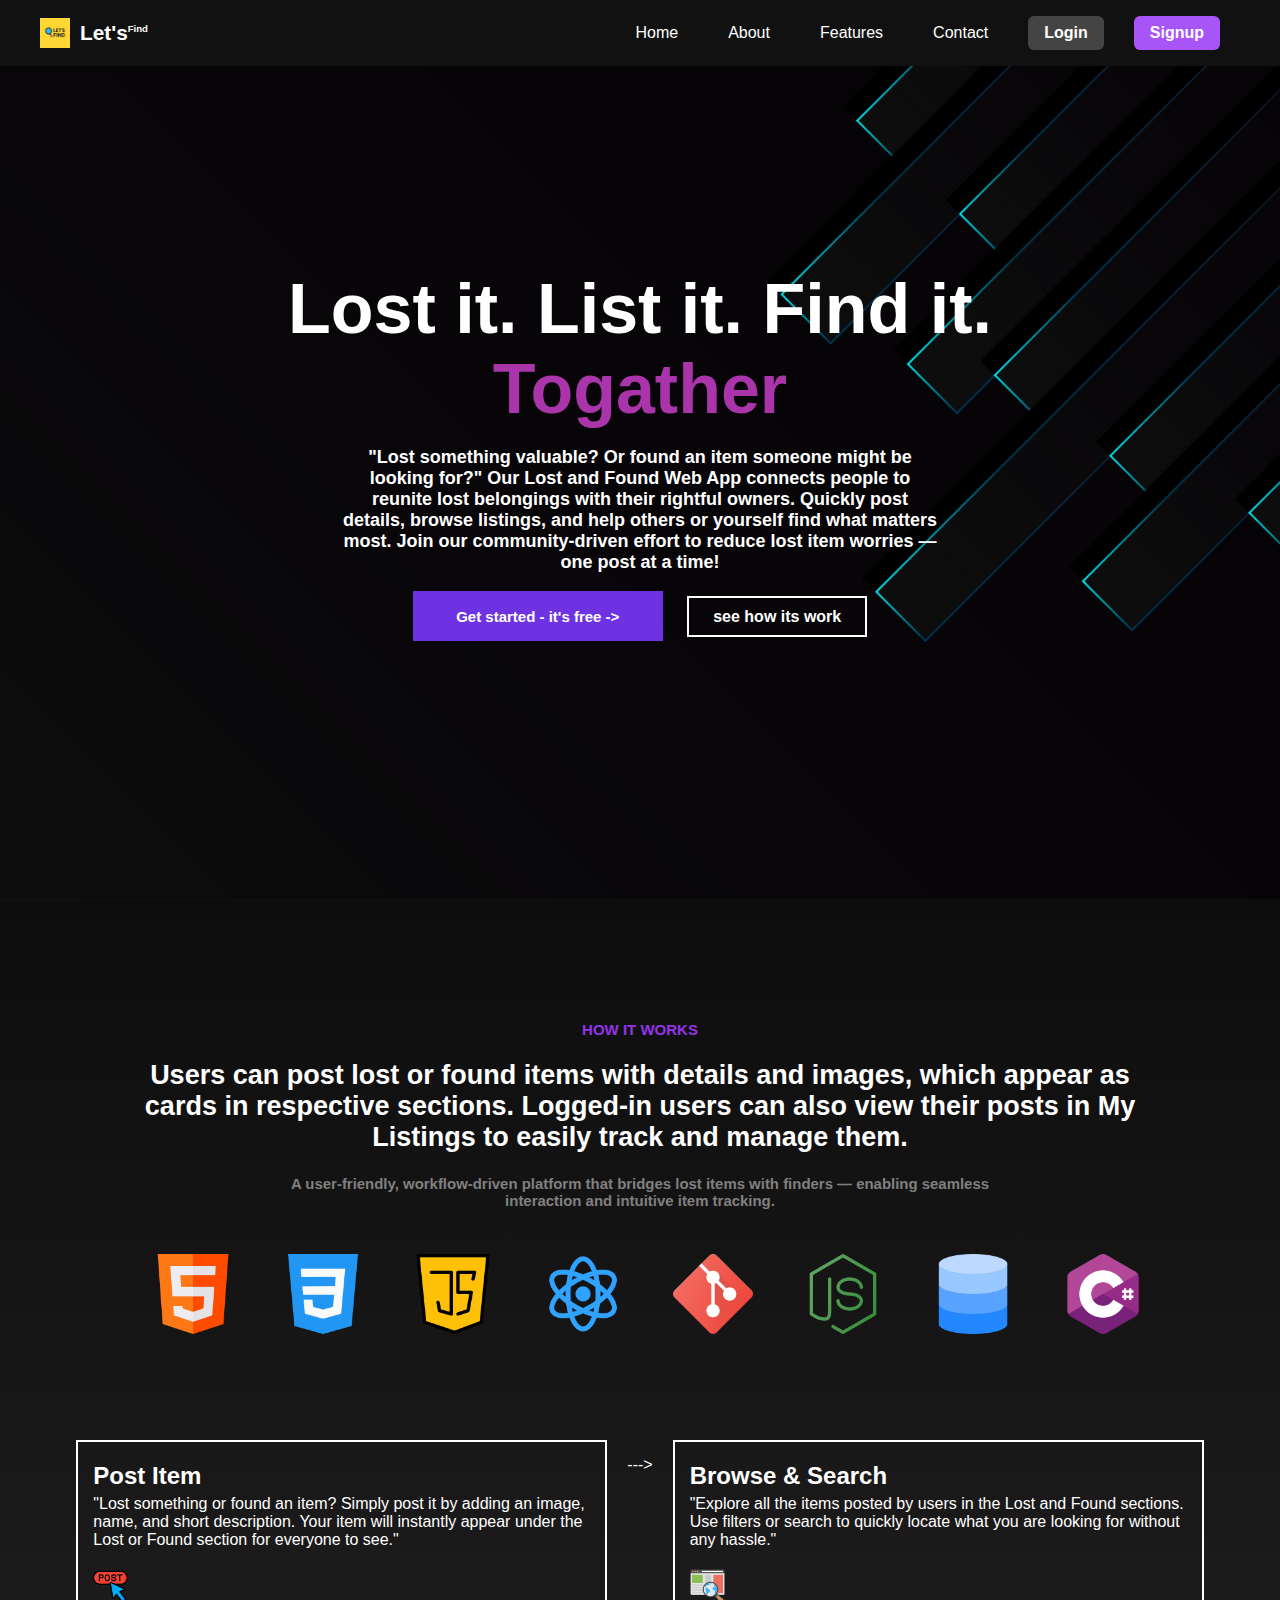
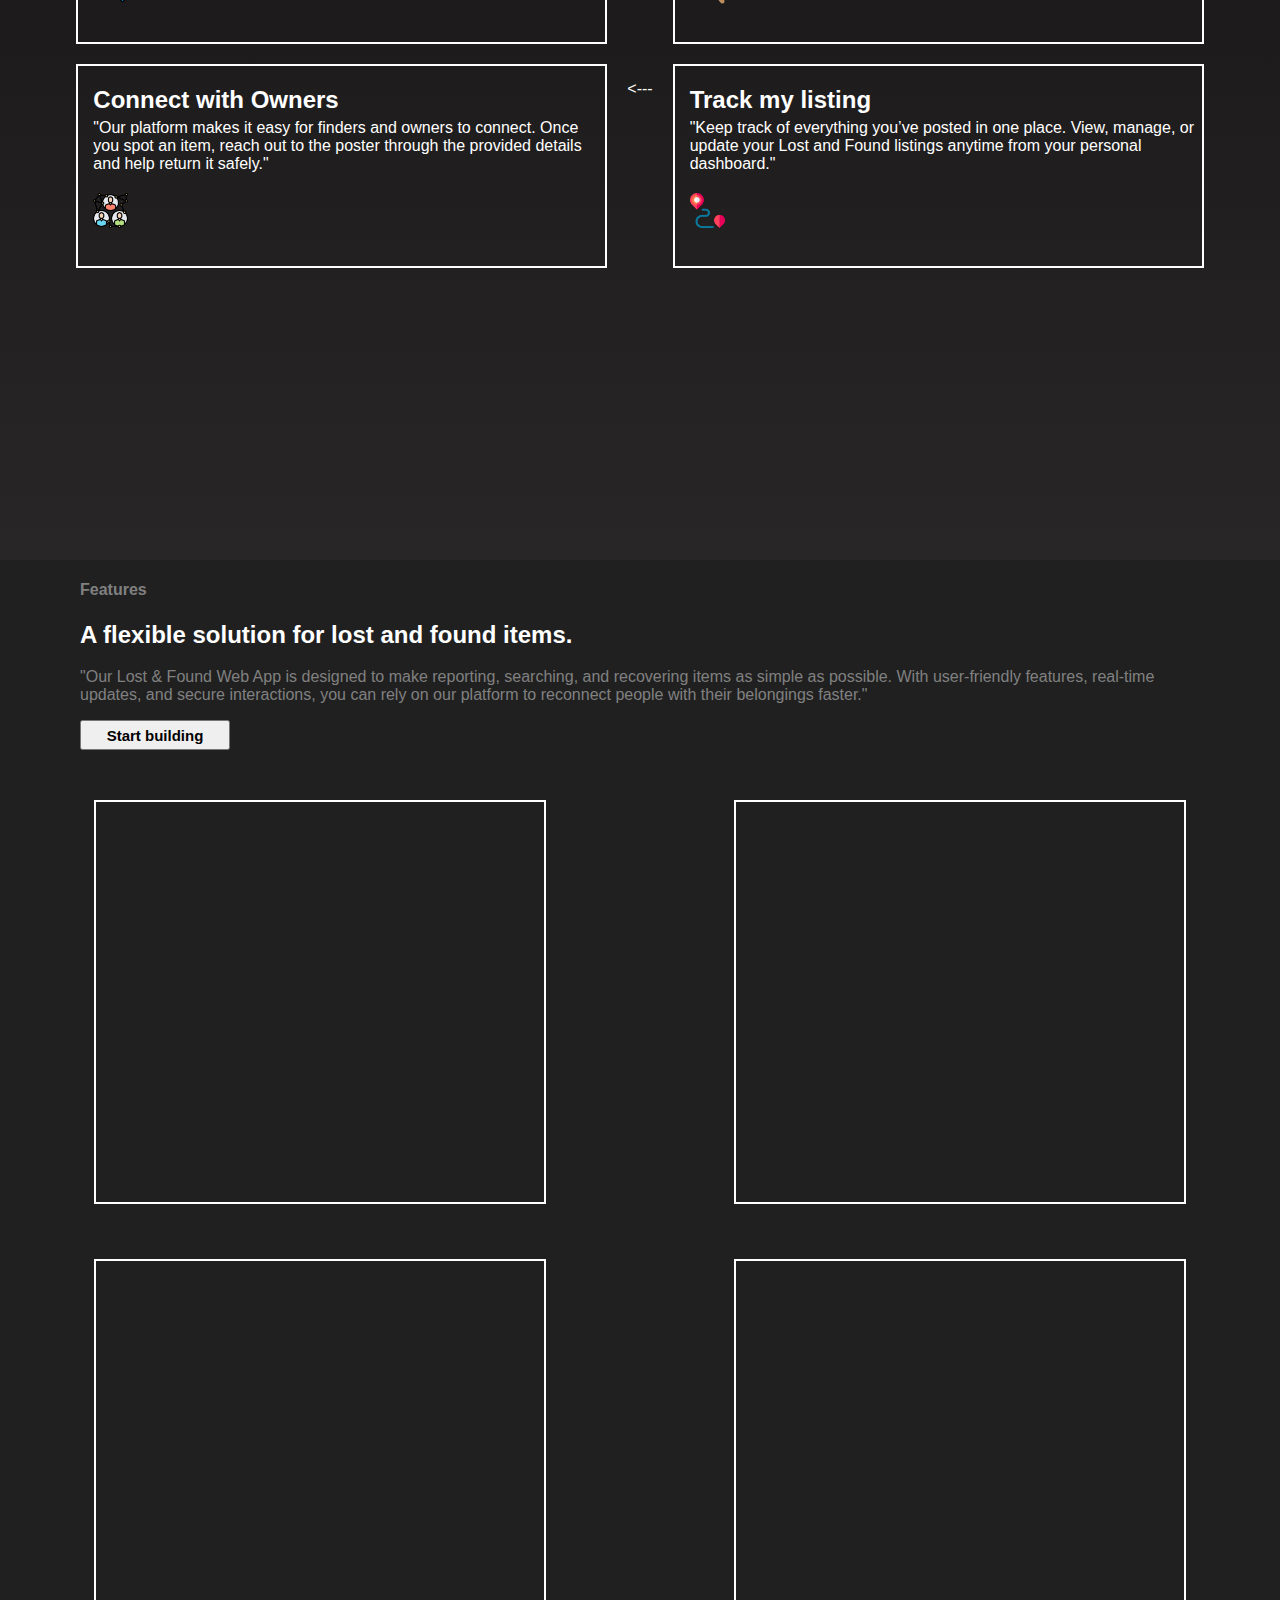
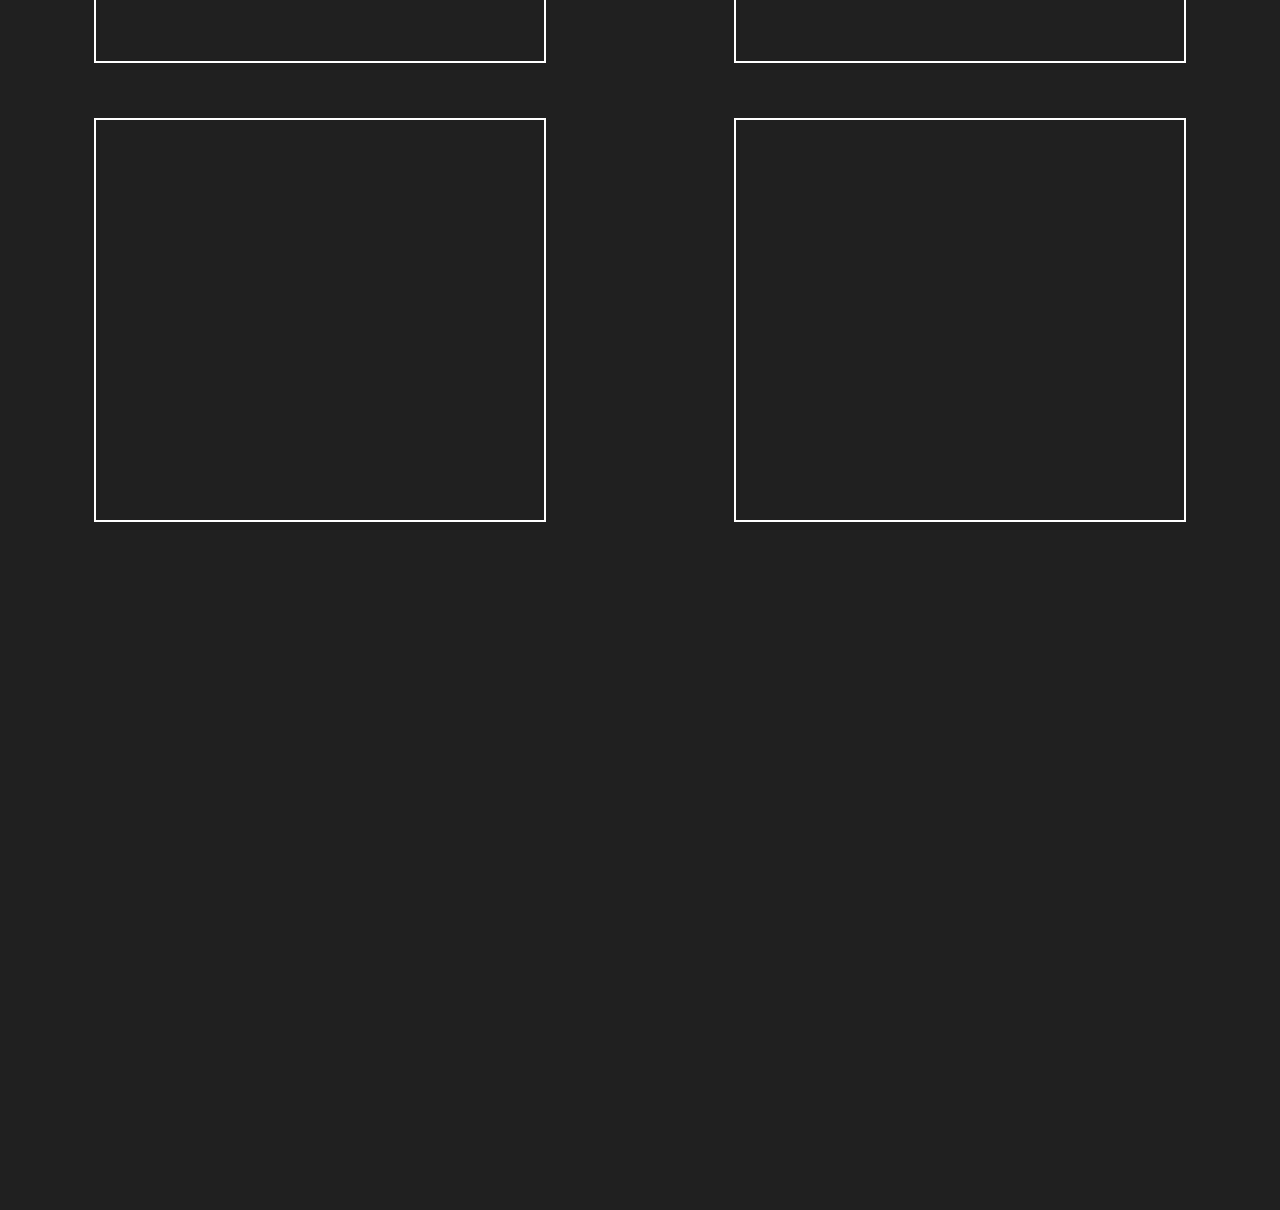
<file: loginpage/index.html>
<!DOCTYPE html>
<html lang="en">

<head>
    <meta charset="UTF-8" />
    <meta name="viewport" content="width=device-width, initial-scale=1.0" />
    <title>Header with Login/Signup</title>
    <link rel="stylesheet" href="style.css" />
</head>

<body>
    <header class="header">
        <div class="logo">
            <img src="../ChatGPT Image Aug 2, 2025, 04_27_12 PM.png" alt="logo" />
            <span>Let's<span class="hq">Find</span></span>
        </div>

        <nav class="nav_login">
            <a href="#" id="nav_data">Home</a>
            <a href="#about" id="nav_data">About</a>
            <a href="#" id="nav_data">Features</a>
            <a href="#" id="nav_data">Contact</a>
            <a href="login.html" class="login-btn">Login</a>
            <a href="signup.html" class="signup-btn">Signup</a>
        </nav>
    </header>
    <div class="home">
       <div class="main-heading">
          <h1 id="head1">Lost it. List it. Find it.</h1>
          <h1 id="head2">Togather</h1>
       </div>
       <div class="subhead">
        <p>"Lost something valuable? Or found an item someone might be looking for?"
        Our Lost and Found Web App connects people to reunite lost belongings with their rightful owners.
        Quickly post details, browse listings, and help others or yourself find what matters most.
        Join our community-driven effort to reduce lost item worries — one post at a time!</p>
       </div>
       <div class="buttons">
          <button id="button1">Get started - it's free -></button>
          <a href="#about" id="button2">see how its work</a>
       </div>
    </div>

    <div class="about" id="about">
                <div class="about-upper">
                    <div id="about-upper-content">
                        <p>HOW IT WORKS</p>
                        <h2>Users can post lost or found items with details and images, which appear as cards in respective sections. Logged-in
                        users can also view their posts in My Listings to easily track and manage them.</h2>
                        <h5 style="color:grey">A user-friendly, workflow-driven platform that bridges lost items with finders — enabling seamless interaction and
                        intuitive item tracking.</h5>
                    </div>
                    <div id="about-upper-slider">
                        
                    <div class="slider-track">
                            <img src="../images/html.png" alt="HTML" />
                            <img src="../images/css.png" alt="CSS" />
                            <img src="../images/java-script.png" alt="JavaScript" />
                            <img src="../images/atom.png" alt="React" />
                            <img src="../images/social.png" alt="GitHub" />
                            <img src="../images/programing.png" alt="next-js">
                            <img src="../images/database.png" alt="dbms">
                            <img src="../images/c-sharp.png" alt="">
                            <img src="../images/atom.png" alt="React" />
                            <!-- Repeat again to create infinite loop effect -->
                            <img src="../images/html.png" alt="HTML" />
                            <img src="../images/css.png" alt="CSS" />
                            <img src="../images/java-script.png" alt="JavaScript" />
                            <img src="../images/atom.png" alt="React" />
                            <img src="../images/social.png" alt="GitHub" />
                            <img src="../images/programing.png" alt="next-js">
                            <img src="../images/database.png" alt="dbms">
                            <img src="../images/c-sharp.png" alt="">
                        </div>
                        
                    </div> 
                </div>
                <div class="about-lower">
                    <div class="section1">
                        <div class="card">
                            <h2>Post Item</h2>
                            <p>"Lost something or found an item? Simply post it by adding an image, name, and short description. Your item will
                            instantly appear under the Lost or Found section for everyone to see."</p>
                            <img src="../post.png" height="35px" width="35px" alt="">
                        </div>
                        <p style="color: white;">---></p>
                        <div class="card">
            
                            <h2>Browse & Search</h2>
                            <p>"Explore all the items posted by users in the Lost and Found sections. Use filters or search to quickly locate what you
                            are looking for without any hassle."</p>
                            <img src="../web-search-engine.png" height="35px" width="35px" alt="">
                        </div>
                    </div>
                    <div class="section2">
                        <div class="card"><h2>Connect with Owners</h2>
                            <p>"Our platform makes it easy for finders and owners to connect. Once you spot an item, reach out to the poster through
                            the provided details and help return it safely."</p>
                            <img src="../connection.png" height="35px" width="35px" alt="">
                            
                        </div>
                        <p style="color: white;"><---</p>
                        <div class="card"><h2>Track my listing</h2>
                            <p>"Keep track of everything you’ve posted in one place. View, manage, or update your Lost and Found listings anytime from
                            your personal dashboard."</p>
                            <img src="../delivery.png" height="35px" width="35px" alt="">
                        </div>
                    </div>
                </div>
    </div>
    <div class="features">
        <div class="feature-upper">
            <h4 style="color: grey;">Features</h4>
            <h2>A flexible solution for lost and found items.</h2>
            <p style="color: grey;">"Our Lost & Found Web App is designed to make reporting, searching, and recovering items as simple as possible. With
            user-friendly features, real-time updates, and secure interactions, you can rely on our platform to reconnect people
            with their belongings faster."</p>
            <button>Start building</button>
        </div>
        <div class="feature-lower">
            <div class="feature-card-section1">
                   <div class="feature-card" id="feature-card-left"></div>
                   <div class="feature-card"  ></div>
            </div>
            <div class="feature-card-section2">
                <div class="feature-card" id="feature-card-left"></div>
                <div class="feature-card"></div>
            </div>
            <div class="feature-card-section3">
                <div class="feature-card" id="feature-card-left"></div>
                <div class="feature-card"></div>

            </div>
            
        </div>
    </div>
</body>

</html>
</file>
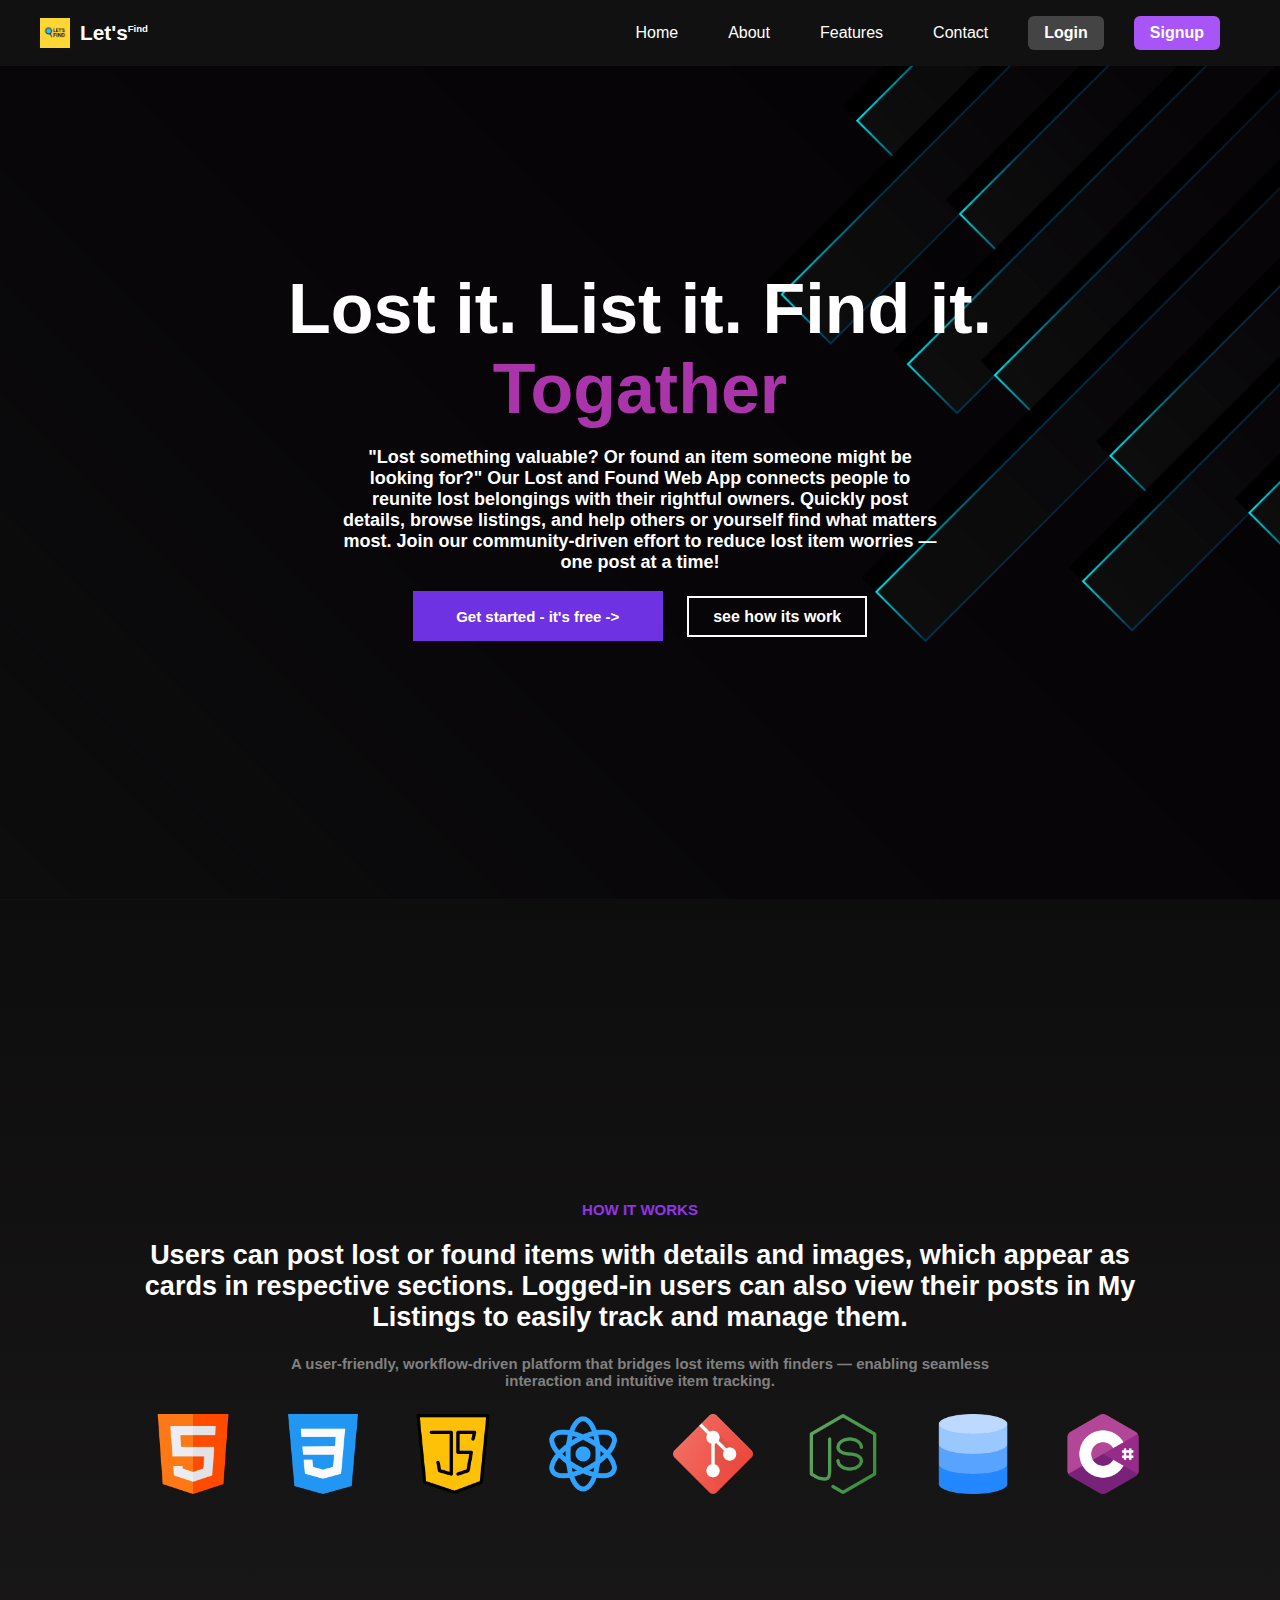
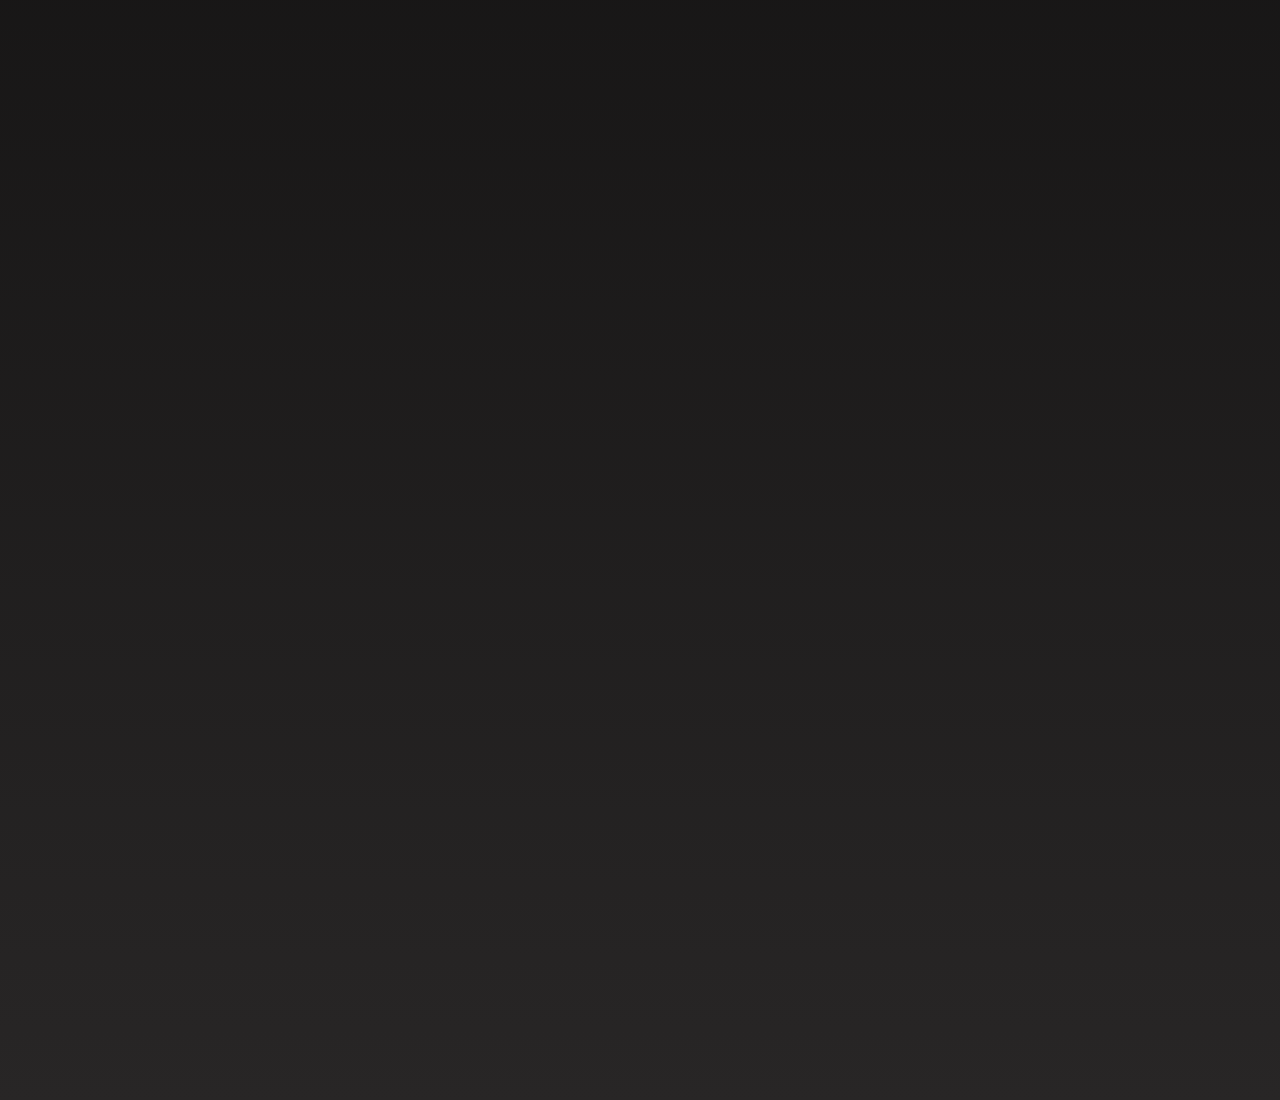
<file: project/loginpage/index.html>
<!DOCTYPE html>
<html lang="en">

<head>
    <meta charset="UTF-8" />
    <meta name="viewport" content="width=device-width, initial-scale=1.0" />
    <title>Header with Login/Signup</title>
    <link rel="stylesheet" href="style.css" />
</head>

<body>
    <header class="header">
        <div class="logo">
            <img src="../ChatGPT Image Aug 2, 2025, 04_27_12 PM.png" alt="logo" />
            <span>Let's<span class="hq">Find</span></span>
        </div>

        <nav class="nav_login">
            <a href="#" id="nav_data">Home</a>
            <a href="#about" id="nav_data">About</a>
            <a href="#" id="nav_data">Features</a>
            <a href="#" id="nav_data">Contact</a>
            <a href="login.html" class="login-btn">Login</a>
            <a href="signup.html" class="signup-btn">Signup</a>
        </nav>
    </header>
    <div class="home">
       <div class="main-heading">
          <h1 id="head1">Lost it. List it. Find it.</h1>
          <h1 id="head2">Togather</h1>
       </div>
       <div class="subhead">
        <p>"Lost something valuable? Or found an item someone might be looking for?"
        Our Lost and Found Web App connects people to reunite lost belongings with their rightful owners.
        Quickly post details, browse listings, and help others or yourself find what matters most.
        Join our community-driven effort to reduce lost item worries — one post at a time!</p>
       </div>
       <div class="buttons">
          <button id="button1">Get started - it's free -></button>
          <a href="#about" id="button2">see how its work</a>
       </div>
    </div>

    <div class="about" id="about">
                <div class="about-upper">
                    <div id="about-upper-content">
                        <p>HOW IT WORKS</p>
                        <h2>Users can post lost or found items with details and images, which appear as cards in respective sections. Logged-in
                        users can also view their posts in My Listings to easily track and manage them.</h2>
                        <h5 style="color:grey">A user-friendly, workflow-driven platform that bridges lost items with finders — enabling seamless interaction and
                        intuitive item tracking.</h5>
                    </div>
                    <div id="about-upper-slider">
                        
                    <div class="slider-track">
                            <img src="../images/html.png" alt="HTML" />
                            <img src="../images/css.png" alt="CSS" />
                            <img src="../images/java-script.png" alt="JavaScript" />
                            <img src="../images/atom.png" alt="React" />
                            <img src="../images/social.png" alt="GitHub" />
                            <img src="../images/programing.png" alt="next-js">
                            <img src="../images/database.png" alt="dbms">
                            <img src="../images/c-sharp.png" alt="">
                            <img src="../images/atom.png" alt="React" />
                            <!-- Repeat again to create infinite loop effect -->
                            <img src="../images/html.png" alt="HTML" />
                            <img src="../images/css.png" alt="CSS" />
                            <img src="../images/java-script.png" alt="JavaScript" />
                            <img src="../images/atom.png" alt="React" />
                            <img src="../images/social.png" alt="GitHub" />
                            <img src="../images/programing.png" alt="next-js">
                            <img src="../images/database.png" alt="dbms">
                            <img src="../images/c-sharp.png" alt="">
                        </div>
                        
                    </div> 
                </div>
                <div class="about-lower">

                </div>
    </div>
</body>

</html>
</file>
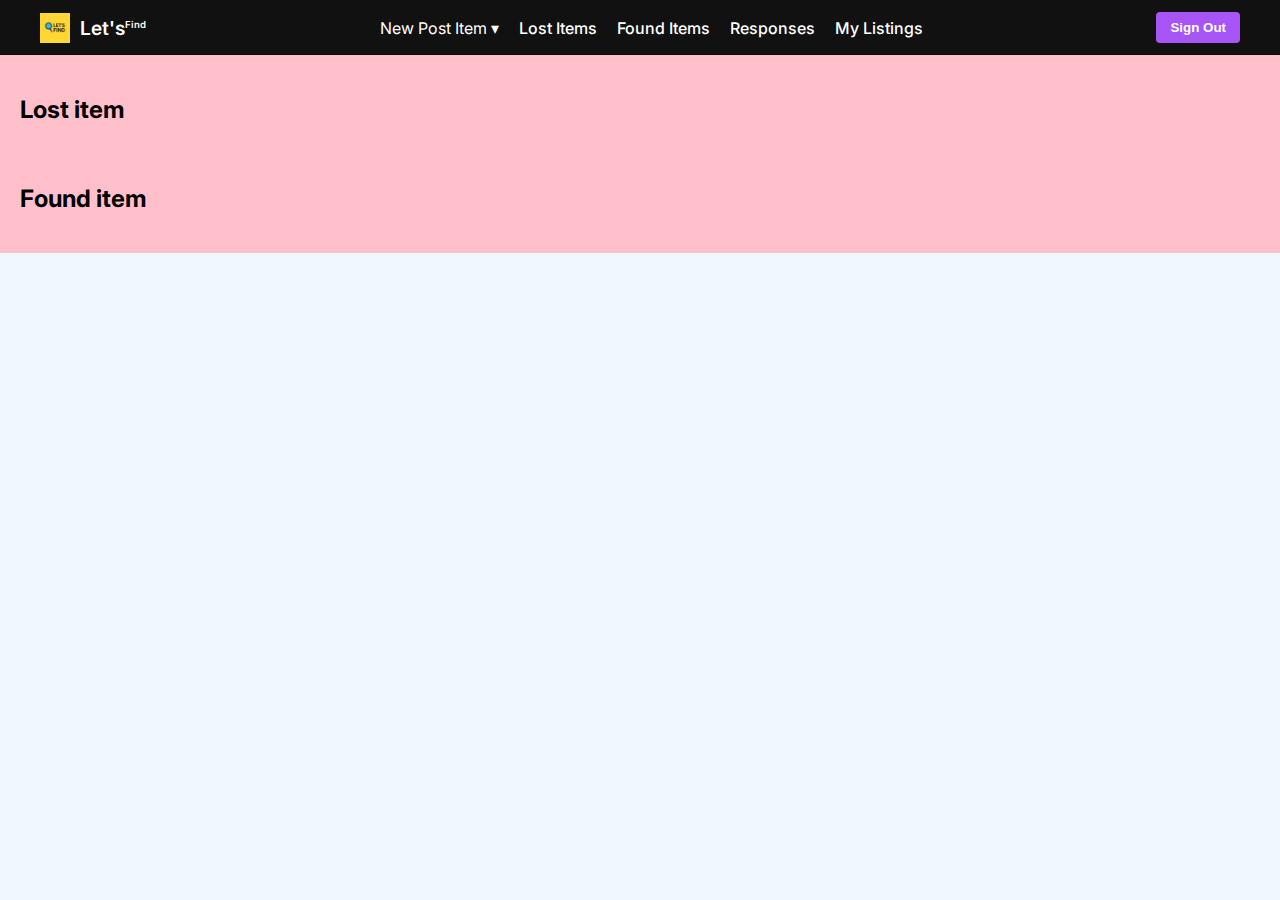
<file: main-index.html>
<!DOCTYPE html>
<html lang="en">

<head>
    <meta charset="UTF-8" />
    <meta name="viewport" content="width=device-width, initial-scale=1.0" />
    <title>Lost & Found</title>
    <link rel="stylesheet" href="./style/index.css" />
    <link href="https://fonts.googleapis.com/css2?family=Inter:wght@500;600&display=swap" rel="stylesheet">
    
</head>

<body>

    <header class="header">
        <div class="logo">
            <img src="ChatGPT Image Aug 2, 2025, 04_27_12 PM.png" alt="Logo">
            <span>Let's<span class="hq">Find</span></span>
        </div>
        <nav class="nav">
            <div class="dropdown" onclick="toggleDropdown()">
                <span class="badge">New</span> Post Item ▾
                <div class="dropdown-options" id="dropdownOptions">
                    <div onclick="openForm('lost')">Lost Item</div>
                    <div onclick="openForm('found')">Found Item</div>
                </div>
            </div>
            <div class="lost-items">Lost Items</div>
            <a href="#">Found Items</a>
            <a href="#">Responses</a>
            <a href="#">My Listings</a>
        </nav>
        <div class="actions">
            <button class="start-btn">Sign Out</button>
        </div>
    </header>


    <!-- Form Section -->
    <div id="postFormContainer" class="form-container hidden">
        <form id="postItemForm">
            <h2 id="formTitle">Post Item</h2>
            <input type="text" placeholder="Item Name" name="itemName" required>
            <input type="text" placeholder="Description" name="description" required>
            <input type="text" placeholder="Enter a question (e.g. 'What color is it?')" name="question" required>
            <input type="text" placeholder="Item Type" name="itemType" required>
            <input type="file" name="image" accept="image/*">
            <div class="form-buttons">
                <button type="button" onclick="closeForm()">Close</button>
                <button type="submit">Submit</button>
            </div>
        </form>
    </div> 

    <!-- Cards Section -->
    <div id="itemsContainer" class="cards-container">
        <div id="lost-item-container">
            <h2>Lost item</h2>
            <div id="lost-item-list"></div>
        </div>
        <div id="found-item-container">
            <h2>Found item</h2>
            <div id="found-item-list"></div>
        </div>
    </div>

    <script src="main_index.js"></script>
</body> 

</html>
</file>
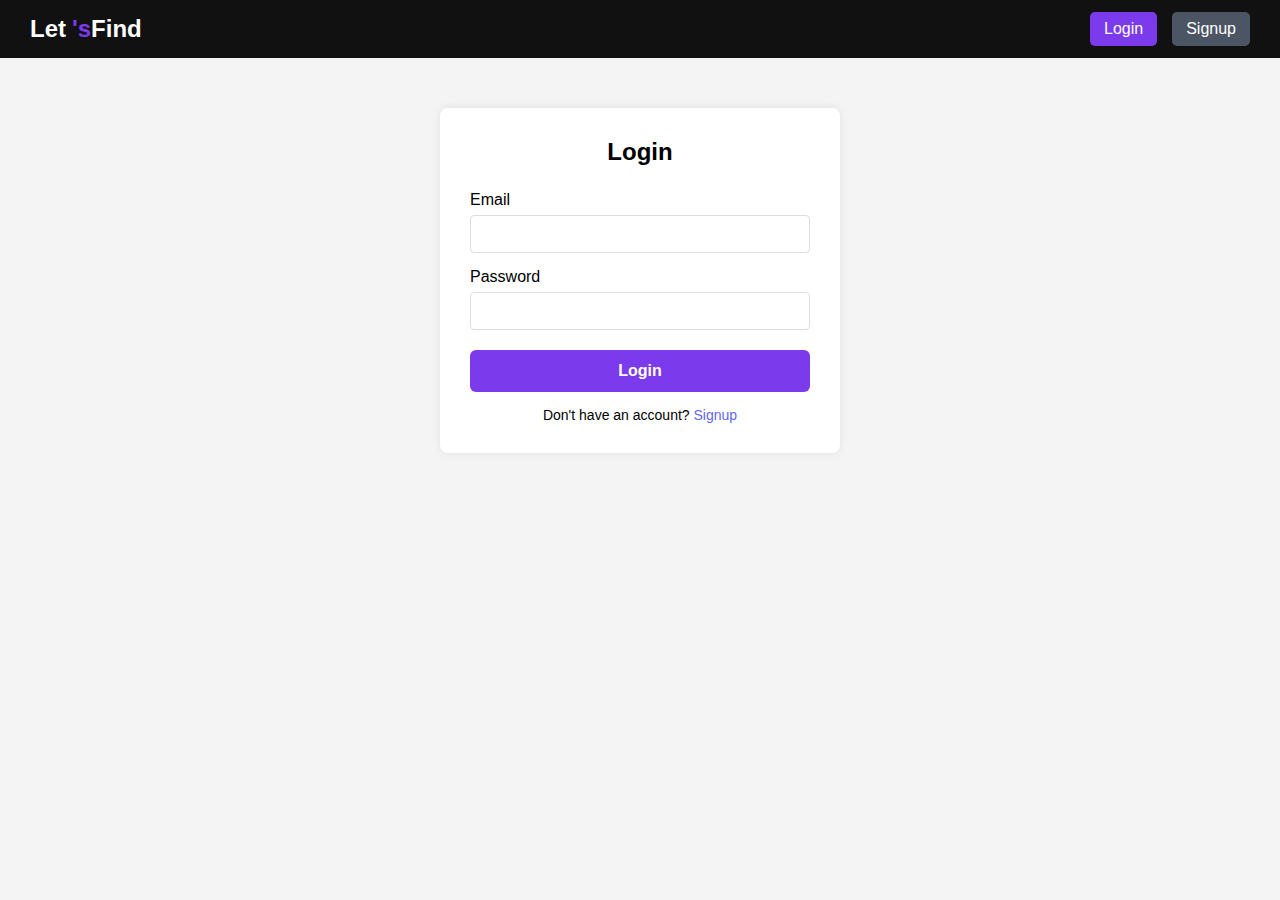
<file: loginpage/login.html>
<!DOCTYPE html>
<html lang="en">

<head>
    <meta charset="UTF-8" />
    <meta name="viewport" content="width=device-width, initial-scale=1.0" />
    <title>Login - Let's Find</title>
    <style>
        * {
            margin: 0;
            padding: 0;
            box-sizing: border-box;
            font-family: "Segoe UI", sans-serif;
        }

        body {
            background-color: #f4f4f4;
        }

        /* Navbar */
        .navbar {
            display: flex;
            justify-content: space-between;
            align-items: center;
            background-color: #111;
            color: white;
            padding: 12px 30px;
        }

        .navbar .logo {
            font-size: 24px;
            font-weight: bold;
            display: flex;
            align-items: center;
        }

        .navbar .logo span {
            color: #7c3aed;
            margin-left: 6px;
        }

        .navbar .nav-links {
            display: flex;
            gap: 15px;
        }

        .navbar .nav-links a {
            padding: 8px 14px;
            border-radius: 5px;
            text-decoration: none;
            color: white;
            background-color: #4b5563;
            font-weight: 500;
        }

        .navbar .nav-links a.login {
            background-color: #7c3aed;
        }

        /* Login Form */
        .login-container {
            max-width: 400px;
            margin: 50px auto;
            background: white;
            padding: 30px;
            border-radius: 8px;
            box-shadow: 0 0 10px rgba(0, 0, 0, 0.08);
        }

        .login-container h2 {
            text-align: center;
            margin-bottom: 25px;
        }

        .login-container label {
            display: block;
            margin-top: 15px;
            margin-bottom: 6px;
            font-weight: 500;
        }

        .login-container input {
            width: 100%;
            padding: 10px;
            border: 1px solid #ddd;
            border-radius: 4px;
            font-size: 14px;
        }

        .login-container button {
            width: 100%;
            padding: 12px;
            background-color: #7c3aed;
            color: white;
            font-size: 16px;
            font-weight: bold;
            border: none;
            border-radius: 6px;
            margin-top: 20px;
            cursor: pointer;
        }

        .bottom-text {
            margin-top: 15px;
            text-align: center;
            font-size: 14px;
        }

        .bottom-text a {
            color: #6366f1;
            text-decoration: none;
            font-weight: 500;
        }

        .bottom-text a:hover {
            text-decoration: underline;
        }

        @media (max-width: 500px) {
            .navbar {
                flex-direction: column;
                align-items: flex-start;
            }

            .nav-links {
                margin-top: 10px;
                flex-direction: column;
                gap: 8px;
            }

            .login-container {
                margin: 20px;
            }
        }
    </style>
</head>

<body>
    <!-- Navbar -->
    <nav class="navbar">
        <div class="logo">Let<span>'s</span> Find</div>
        <div class="nav-links">
            <a href="login.html" class="login">Login</a>
            <a href="signup.html">Signup</a>
        </div>
    </nav>

    <!-- Login Form -->
    <div class="login-container">
        <h2>Login</h2>
        <form onsubmit="handleLogin(event)">
            <label for="email">Email</label>
            <input type="email" id="email" required />

            <label for="password">Password</label>
            <input type="password" id="password" required />

            <button type="submit">Login</button>
        </form>

        <p class="bottom-text">
            Don't have an account? <a href="signup.html">Signup</a>
        </p>
    </div>

    <script src="login.js">
        
    </script>
</body>

</html>
</file>
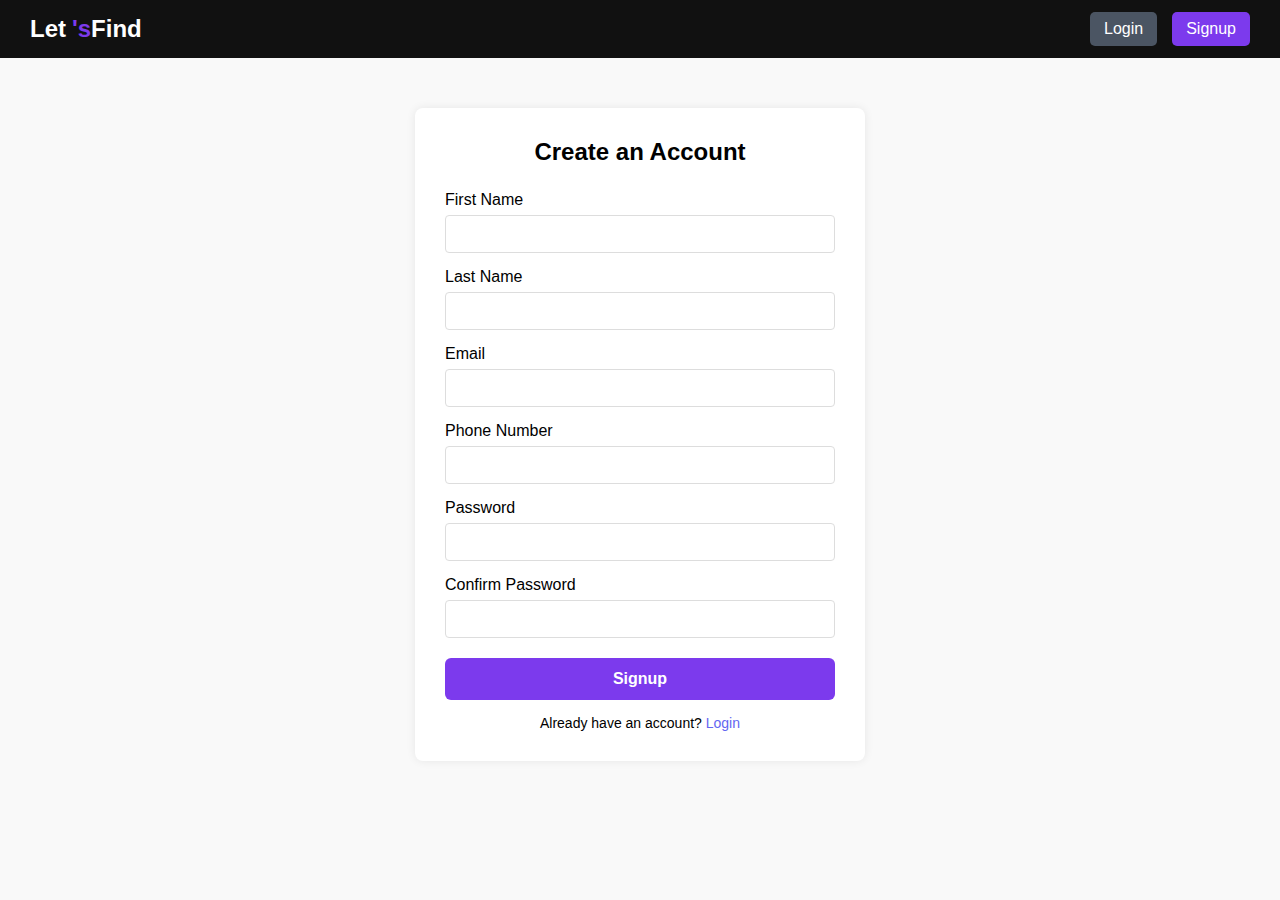
<file: loginpage/signup.html>
<!DOCTYPE html>
<html lang="en">

<head>
    <meta charset="UTF-8" />
    <meta name="viewport" content="width=device-width, initial-scale=1.0" />
    <title>Signup - Let's Find</title>
    <style>
        * {
            margin: 0;
            padding: 0;
            box-sizing: border-box;
            font-family: "Segoe UI", sans-serif;
        }

        body {
            background-color: #f9f9f9;
        }

        /* Navbar */
        .navbar {
            display: flex;
            justify-content: space-between;
            align-items: center;
            background-color: #111;
            color: white;
            padding: 12px 30px;
        }

        .navbar .logo {
            font-size: 24px;
            font-weight: bold;
            display: flex;
            align-items: center;
        }

        .navbar .logo span {
            color: #7c3aed;
            margin-left: 6px;
        }

        .navbar .nav-links {
            display: flex;
            gap: 15px;
        }

        .navbar .nav-links a {
            padding: 8px 14px;
            border-radius: 5px;
            text-decoration: none;
            color: white;
            background-color: #4b5563;
            font-weight: 500;
        }

        .navbar .nav-links a.signup {
            background-color: #7c3aed;
        }

        /* Signup Form */
        .signup-container {
            max-width: 450px;
            margin: 50px auto;
            background: white;
            padding: 30px;
            border-radius: 8px;
            box-shadow: 0 0 10px rgba(0, 0, 0, 0.08);
        }

        .signup-container h2 {
            text-align: center;
            margin-bottom: 25px;
        }

        .signup-container label {
            display: block;
            margin-top: 15px;
            margin-bottom: 6px;
            font-weight: 500;
        }

        .signup-container input {
            width: 100%;
            padding: 10px;
            border: 1px solid #ddd;
            border-radius: 4px;
            font-size: 14px;
        }

        .signup-container button {
            width: 100%;
            padding: 12px;
            background-color: #7c3aed;
            color: white;
            font-size: 16px;
            font-weight: bold;
            border: none;
            border-radius: 6px;
            margin-top: 20px;
            cursor: pointer;
        }

        .bottom-text {
            margin-top: 15px;
            text-align: center;
            font-size: 14px;
        }

        .bottom-text a {
            color: #6366f1;
            text-decoration: none;
            font-weight: 500;
        }

        .bottom-text a:hover {
            text-decoration: underline;
        }

        /* Responsive */
        @media (max-width: 500px) {
            .navbar {
                flex-direction: column;
                align-items: flex-start;
            }

            .nav-links {
                margin-top: 10px;
                flex-direction: column;
                gap: 8px;
            }

            .signup-container {
                margin: 20px;
            }
        }
    </style>
</head>

<body>
    <!-- Navbar -->
    <nav class="navbar">
        <div class="logo">Let<span>'s</span> Find</div>
        <div class="nav-links">
            <a href="login.html">Login</a>
            <a href="signup.html" class="signup">Signup</a>
        </div>
    </nav>

    <!-- Signup Form -->
    <div class="signup-container">
        <h2>Create an Account</h2>
        <form onsubmit="handleSignup(event)">
            <label for="fname">First Name</label>
            <input type="text" id="fname" name="fname" required />

            <label for="lname">Last Name</label>
            <input type="text" id="lname" name="lname" required />

            <label for="email">Email</label>
            <input type="email" id="email" name="email" required />

            <label for="phone">Phone Number</label>
            <input type="tel" id="phone" name="phone" required />

            <label for="password">Password</label>
            <input type="password" id="password" name="password" required />

            <label for="cpassword">Confirm Password</label>
            <input type="password" id="cpassword" name="cpassword" required />

            <button type="submit">Signup</button>
        </form>

        <p class="bottom-text">
            Already have an account? <a href="login.html">Login</a>
        </p>
    </div>

    <script src="signup.js">
        
    </script>
</body>

</html>
</file>
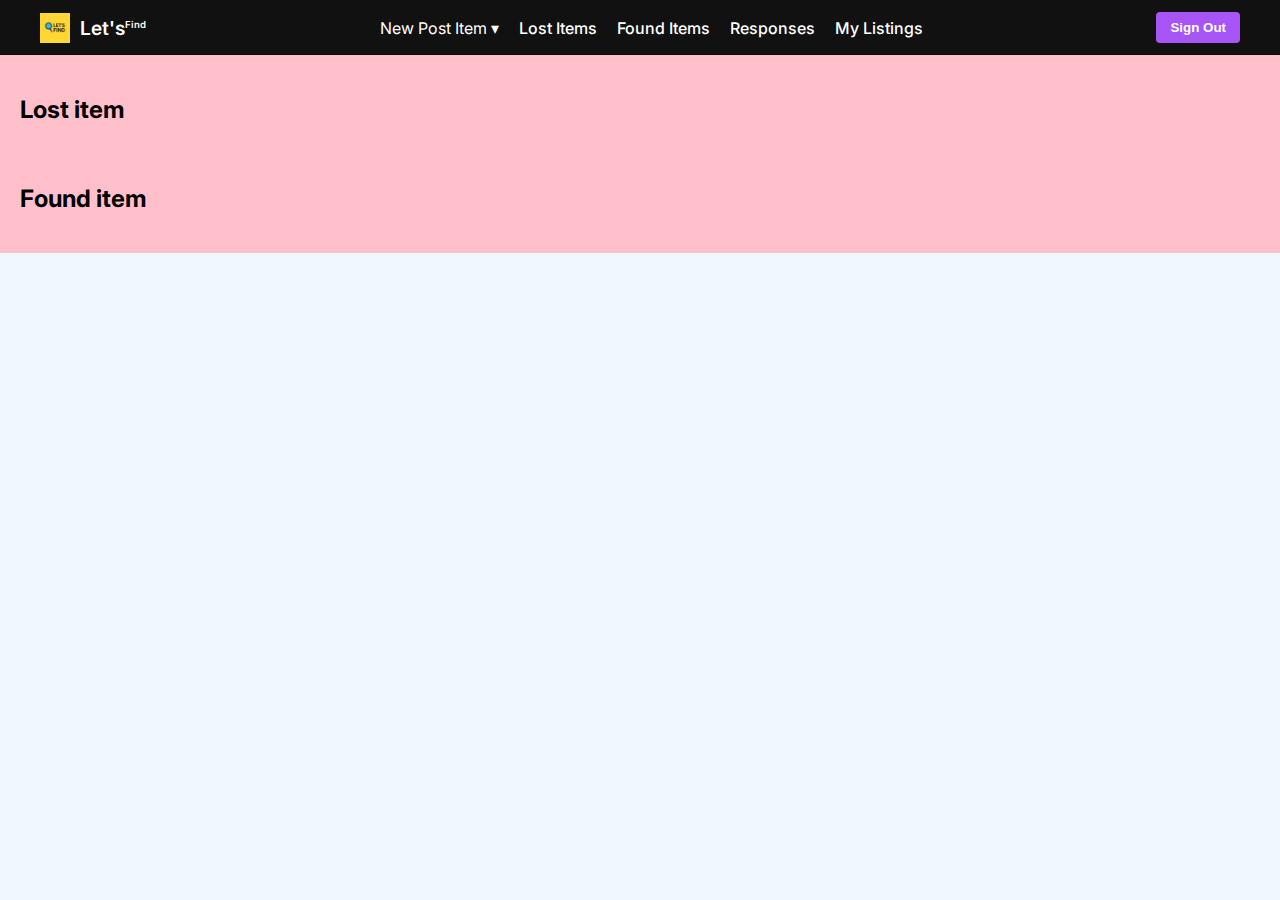
<file: project/main-index.html>
<!-- <!DOCTYPE html>
<html lang="en">
<head>
    <meta charset="UTF-8">
    <meta name="viewport" content="width=device-width, initial-scale=1.0">
    <title>main-page</title>
    <link href="https://fonts.googleapis.com/css2?family=Inter:wght@500;600&display=swap" rel="stylesheet">
    <link rel="stylesheet" href="./style/index.css">
</head>
<body>
    <header class="header">
        <div class="logo">
            <img src="ChatGPT Image Aug 2, 2025, 04_27_12 PM.png" alt="Logo">
            <span>Let's<span class="hq">Find</span></span>
        </div>
        <nav class="nav">
            
            <div class="dropdown">
                <span class="badge">New</span> Post Item ▾
            </div>
            <div class="lost-items">Lost Items</div>
            <a href="#">Found Items</a>
            <a href="#">Responses</a>
            <a href="#">My Listings</a>
        </nav>
        <div class="actions">
           
            <button class="start-btn">Sign Out</button>
        </div>
    </header>
</body>
</html> -->





<!DOCTYPE html>
<html lang="en">

<head>
    <meta charset="UTF-8" />
    <meta name="viewport" content="width=device-width, initial-scale=1.0" />
    <title>Lost & Found</title>
    <link rel="stylesheet" href="./style/index.css" />
    <link href="https://fonts.googleapis.com/css2?family=Inter:wght@500;600&display=swap" rel="stylesheet">
</head>

<body>

    <header class="header">
        <div class="logo">
            <img src="ChatGPT Image Aug 2, 2025, 04_27_12 PM.png" alt="Logo">
            <span>Let's<span class="hq">Find</span></span>
        </div>
        <nav class="nav">
            <div class="dropdown" onclick="toggleDropdown()">
                <span class="badge">New</span> Post Item ▾
                <div class="dropdown-options" id="dropdownOptions">
                    <div onclick="openForm('lost')">Lost Item</div>
                    <div onclick="openForm('found')">Found Item</div>
                </div>
            </div>
            <div class="lost-items">Lost Items</div>
            <a href="#">Found Items</a>
            <a href="#">Responses</a>
            <a href="#">My Listings</a>
        </nav>
        <div class="actions">
            <button class="start-btn">Sign Out</button>
        </div>
    </header>


    <!-- Form Section -->
    <div id="postFormContainer" class="form-container hidden">
        <form id="postItemForm">
            <h2 id="formTitle">Post Item</h2>
            <input type="text" placeholder="Item Name" name="itemName" required>
            <input type="text" placeholder="Description" name="description" required>
            <input type="text" placeholder="Enter a question (e.g. 'What color is it?')" name="question" required>
            <input type="text" placeholder="Item Type" name="itemType" required>
            <input type="file" name="image" accept="image/*">
            <div class="form-buttons">
                <button type="button" onclick="closeForm()">Close</button>
                <button type="submit">Submit</button>
            </div>
        </form>
    </div> 

    <!-- Cards Section -->
    <div id="itemsContainer" class="cards-container">
        <div id="lost-item-container">
            <h2>Lost item</h2>
            <div id="lost-item-list"></div>
        </div>
        <div id="found-item-container">
            <h2>Found item</h2>
            <div id="found-item-list"></div>
        </div>
    </div>

    <script>
    function toggleDropdown() {
            const dropdown = document.getElementById("dropdownOptions");
            dropdown.style.display = dropdown.style.display === "flex" ? "none" : "flex";
        }

        function openForm(type) {
            document.getElementById("postFormContainer").classList.remove("hidden");
            document.getElementById("formTitle").innerText = `Post ${type === 'lost' ? 'Lost' : 'Found'} Item`;
            document.getElementById("postItemForm").dataset.type = type;
            document.getElementById("dropdownOptions").style.display = "none";
        }

        function closeForm() {
            document.getElementById("postFormContainer").classList.add("hidden");
            document.getElementById("postItemForm").reset();
        }

        document.getElementById("postItemForm").addEventListener("submit", function (e) {
            e.preventDefault();

            const form = e.target;
            const type = form.dataset.type;
            const name = form.itemName.value;
            const desc = form.description.value;
            const question = form.question.value;
            const itemType = form.itemType.value;
            const imageFile = form.image.files[0];

            const date=new Date().toLocaleDateString()
            const time=new Date().toLocaleTimeString()

            const reader = new FileReader();
            reader.onload = function (event) {
                const card = document.createElement("div");
                card.className = "card";
                card.innerHTML = `
                   ${imageFile ? `<img src="${event.target.result}" alt="Uploaded Image">` : ""}
                   <h3>${name} (${type})</h3>
                   <p><strong>Type:</strong> ${itemType}</p>
                   <p><strong>Description:</strong> ${desc}</p>
                   <p><strong>Question:</strong> ${question}</p>
                   <p><strong>Date posted:</strong> ${date} ${time}</p>
            
                `;       
                //
                if(type==='lost'){
                  document.querySelector("#lost-item-list").appendChild(card);
                }else if(type==='found'){
                    document.querySelector("#found-item-list").appendChild(card);
                }
                // document.getElementById("itemsContainer").appendChild(card);
                closeForm();
            };

            if (imageFile) {
                reader.readAsDataURL(imageFile);
            } else {
                reader.onload({ target: { result: "" } });
            }
        });

    </script>
</body> 

</html>
</file>
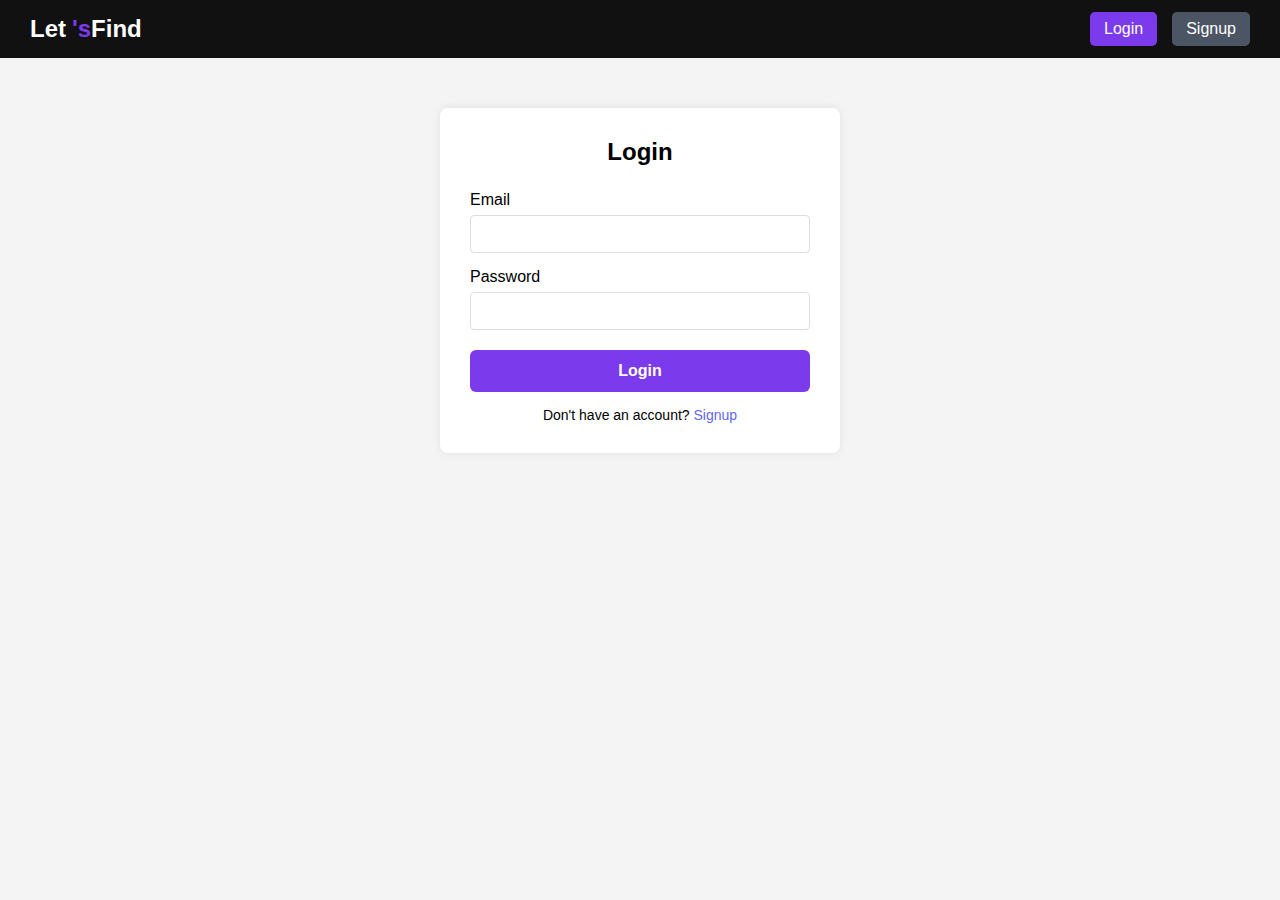
<file: project/loginpage/login.html>
<!DOCTYPE html>
<html lang="en">

<head>
    <meta charset="UTF-8" />
    <meta name="viewport" content="width=device-width, initial-scale=1.0" />
    <title>Login - Let's Find</title>
    <style>
        * {
            margin: 0;
            padding: 0;
            box-sizing: border-box;
            font-family: "Segoe UI", sans-serif;
        }

        body {
            background-color: #f4f4f4;
        }

        /* Navbar */
        .navbar {
            display: flex;
            justify-content: space-between;
            align-items: center;
            background-color: #111;
            color: white;
            padding: 12px 30px;
        }

        .navbar .logo {
            font-size: 24px;
            font-weight: bold;
            display: flex;
            align-items: center;
        }

        .navbar .logo span {
            color: #7c3aed;
            margin-left: 6px;
        }

        .navbar .nav-links {
            display: flex;
            gap: 15px;
        }

        .navbar .nav-links a {
            padding: 8px 14px;
            border-radius: 5px;
            text-decoration: none;
            color: white;
            background-color: #4b5563;
            font-weight: 500;
        }

        .navbar .nav-links a.login {
            background-color: #7c3aed;
        }

        /* Login Form */
        .login-container {
            max-width: 400px;
            margin: 50px auto;
            background: white;
            padding: 30px;
            border-radius: 8px;
            box-shadow: 0 0 10px rgba(0, 0, 0, 0.08);
        }

        .login-container h2 {
            text-align: center;
            margin-bottom: 25px;
        }

        .login-container label {
            display: block;
            margin-top: 15px;
            margin-bottom: 6px;
            font-weight: 500;
        }

        .login-container input {
            width: 100%;
            padding: 10px;
            border: 1px solid #ddd;
            border-radius: 4px;
            font-size: 14px;
        }

        .login-container button {
            width: 100%;
            padding: 12px;
            background-color: #7c3aed;
            color: white;
            font-size: 16px;
            font-weight: bold;
            border: none;
            border-radius: 6px;
            margin-top: 20px;
            cursor: pointer;
        }

        .bottom-text {
            margin-top: 15px;
            text-align: center;
            font-size: 14px;
        }

        .bottom-text a {
            color: #6366f1;
            text-decoration: none;
            font-weight: 500;
        }

        .bottom-text a:hover {
            text-decoration: underline;
        }

        @media (max-width: 500px) {
            .navbar {
                flex-direction: column;
                align-items: flex-start;
            }

            .nav-links {
                margin-top: 10px;
                flex-direction: column;
                gap: 8px;
            }

            .login-container {
                margin: 20px;
            }
        }
    </style>
</head>

<body>
    <!-- Navbar -->
    <nav class="navbar">
        <div class="logo">Let<span>'s</span> Find</div>
        <div class="nav-links">
            <a href="login.html" class="login">Login</a>
            <a href="signup.html">Signup</a>
        </div>
    </nav>

    <!-- Login Form -->
    <div class="login-container">
        <h2>Login</h2>
        <form onsubmit="handleLogin(event)">
            <label for="email">Email</label>
            <input type="email" id="email" required />

            <label for="password">Password</label>
            <input type="password" id="password" required />

            <button type="submit">Login</button>
        </form>

        <p class="bottom-text">
            Don't have an account? <a href="signup.html">Signup</a>
        </p>
    </div>

    <script>
        function handleLogin(e) {
            e.preventDefault();

            const email = document.getElementById("email").value.trim();
            const password = document.getElementById("password").value;

            const storedEmail = localStorage.getItem("username");
            const storedPassword = localStorage.getItem("password");

            if (email === storedEmail && password === storedPassword) {
                alert("Login successful!");
                window.location.href = "../main-index.html"; // ✅ Redirect on success
            } else {
                alert("Invalid email or password!");
            }
        }
    </script>
</body>

</html>
</file>
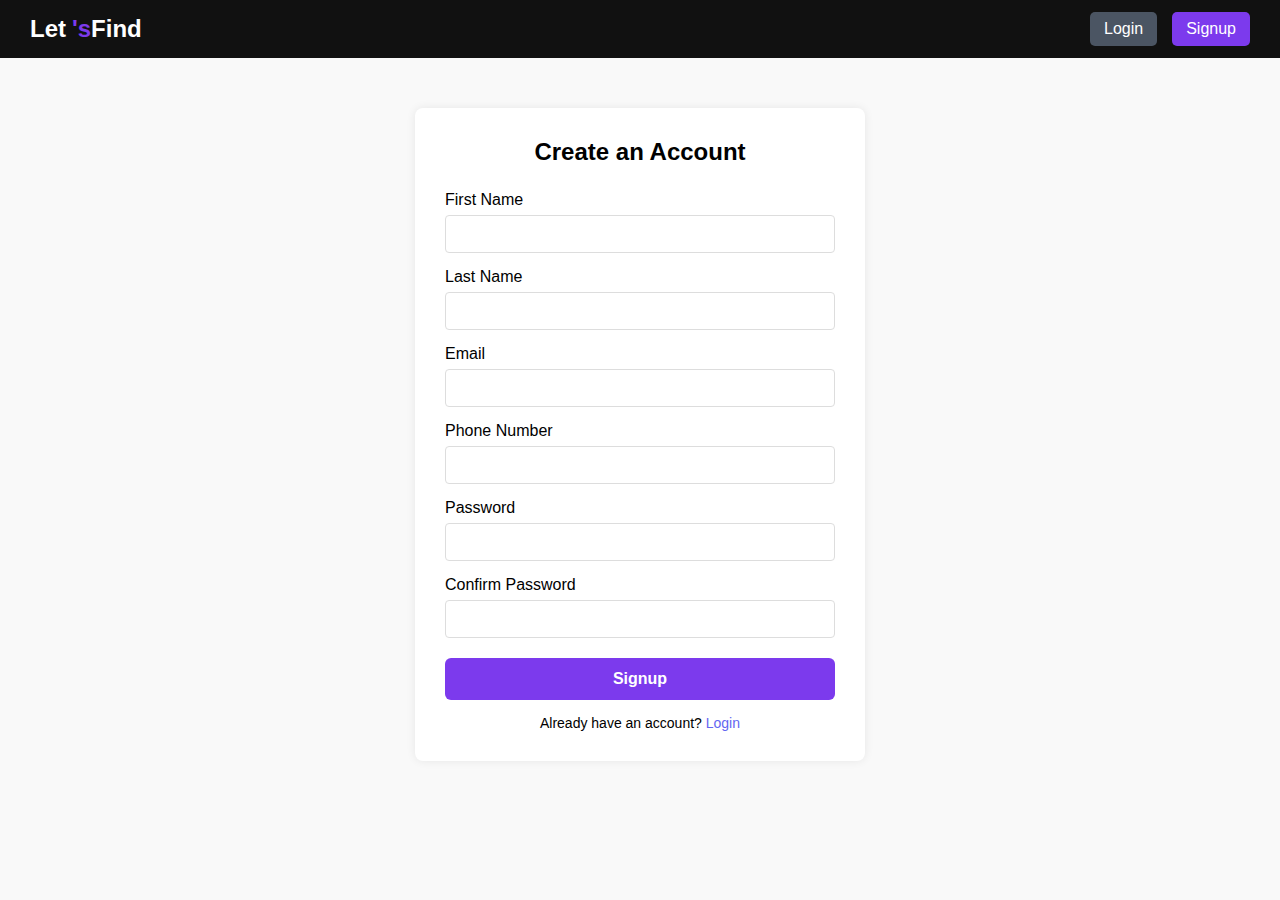
<file: project/loginpage/signup.html>
<!DOCTYPE html>
<html lang="en">

<head>
    <meta charset="UTF-8" />
    <meta name="viewport" content="width=device-width, initial-scale=1.0" />
    <title>Signup - Let's Find</title>
    <style>
        * {
            margin: 0;
            padding: 0;
            box-sizing: border-box;
            font-family: "Segoe UI", sans-serif;
        }

        body {
            background-color: #f9f9f9;
        }

        /* Navbar */
        .navbar {
            display: flex;
            justify-content: space-between;
            align-items: center;
            background-color: #111;
            color: white;
            padding: 12px 30px;
        }

        .navbar .logo {
            font-size: 24px;
            font-weight: bold;
            display: flex;
            align-items: center;
        }

        .navbar .logo span {
            color: #7c3aed;
            margin-left: 6px;
        }

        .navbar .nav-links {
            display: flex;
            gap: 15px;
        }

        .navbar .nav-links a {
            padding: 8px 14px;
            border-radius: 5px;
            text-decoration: none;
            color: white;
            background-color: #4b5563;
            font-weight: 500;
        }

        .navbar .nav-links a.signup {
            background-color: #7c3aed;
        }

        /* Signup Form */
        .signup-container {
            max-width: 450px;
            margin: 50px auto;
            background: white;
            padding: 30px;
            border-radius: 8px;
            box-shadow: 0 0 10px rgba(0, 0, 0, 0.08);
        }

        .signup-container h2 {
            text-align: center;
            margin-bottom: 25px;
        }

        .signup-container label {
            display: block;
            margin-top: 15px;
            margin-bottom: 6px;
            font-weight: 500;
        }

        .signup-container input {
            width: 100%;
            padding: 10px;
            border: 1px solid #ddd;
            border-radius: 4px;
            font-size: 14px;
        }

        .signup-container button {
            width: 100%;
            padding: 12px;
            background-color: #7c3aed;
            color: white;
            font-size: 16px;
            font-weight: bold;
            border: none;
            border-radius: 6px;
            margin-top: 20px;
            cursor: pointer;
        }

        .bottom-text {
            margin-top: 15px;
            text-align: center;
            font-size: 14px;
        }

        .bottom-text a {
            color: #6366f1;
            text-decoration: none;
            font-weight: 500;
        }

        .bottom-text a:hover {
            text-decoration: underline;
        }

        /* Responsive */
        @media (max-width: 500px) {
            .navbar {
                flex-direction: column;
                align-items: flex-start;
            }

            .nav-links {
                margin-top: 10px;
                flex-direction: column;
                gap: 8px;
            }

            .signup-container {
                margin: 20px;
            }
        }
    </style>
</head>

<body>
    <!-- Navbar -->
    <nav class="navbar">
        <div class="logo">Let<span>'s</span> Find</div>
        <div class="nav-links">
            <a href="login.html">Login</a>
            <a href="signup.html" class="signup">Signup</a>
        </div>
    </nav>

    <!-- Signup Form -->
    <div class="signup-container">
        <h2>Create an Account</h2>
        <form onsubmit="handleSignup(event)">
            <label for="fname">First Name</label>
            <input type="text" id="fname" name="fname" required />

            <label for="lname">Last Name</label>
            <input type="text" id="lname" name="lname" required />

            <label for="email">Email</label>
            <input type="email" id="email" name="email" required />

            <label for="phone">Phone Number</label>
            <input type="tel" id="phone" name="phone" required />

            <label for="password">Password</label>
            <input type="password" id="password" name="password" required />

            <label for="cpassword">Confirm Password</label>
            <input type="password" id="cpassword" name="cpassword" required />

            <button type="submit">Signup</button>
        </form>

        <p class="bottom-text">
            Already have an account? <a href="login.html">Login</a>
        </p>
    </div>

    <script>
        function handleSignup(e) {
            e.preventDefault();

            const fname = document.getElementById("fname").value.trim();
            const lname = document.getElementById("lname").value.trim();
            const email = document.getElementById("email").value.trim();
            const phone = document.getElementById("phone").value.trim();
            const password = document.getElementById("password").value;
            const cpassword = document.getElementById("cpassword").value;

            if (password !== cpassword) {
                alert("Passwords do not match!");
                return;
            }

            // Store user data temporarily (only for demo/testing)
            localStorage.setItem("username", email);
            localStorage.setItem("password", password);
            localStorage.setItem("firstName", fname);
            localStorage.setItem("lastName", lname);
            localStorage.setItem("phone", phone);

            alert("Signup successful! Redirecting to login...");
            window.location.href = "login.html"; // ✅ Redirect to login
        }
    </script>
</body>

</html>
</file>
<file: loginpage/style.css>
html{
    scroll-behavior: smooth;
}
body {
    margin: 0;
    font-family: 'Segoe UI', sans-serif;
    background-color: #111;
}

.header {
    display: flex;
    justify-content: space-between;
    align-items: center;
    padding: 14px 40px;
    background-color: #111;
    color: white;
    flex-wrap:nowrap;
    position: fixed;
    width: 100%;
}

.logo {
    display: flex;
    align-items: center;
    font-size: 1.3rem;
    font-weight: 600;
    color: white;
    background-repeat: no-repeat;
}

.logo img {
    height: 30px;
    margin-right: 10px;
}

.hq {
    font-size: 0.6rem;
    vertical-align: super;
}

.nav_login {
    display: flex;
    gap: 30px;
    align-items: center;
    margin-right: 100px;

}

.login-btn,
.signup-btn {
    padding: 8px 16px;
    border-radius: 6px;
    font-weight: 600;
    text-decoration: none;
    transition: background 0.3s;
}

.login-btn {
    background-color: #444;
    color: white;
}

.signup-btn {
    background-color: #a855f7;
    color: white;
}

.login-btn:hover {
    background-color: #666;
}

.signup-btn:hover {
    background-color: #9333ea;
}

/* Responsive adjustments */
/* @media (max-width: 600px) {
    .header {
        flex-direction: column;
        align-items: flex-start;
    }

    .nav {
        margin-top: 10px;
        flex-direction: column;
        width: 100%;
    }

    .login-btn,
    .signup-btn {
        width: 100%;
        text-align: center;
    }
} */

#nav_data{
    text-decoration: none;
    color: white;
    margin: 10px;
}
.home{
    height: 100vh;
    width: 100%;
    background-image: url(840843081452.jpg);
    background-size: cover;
    display: flex;
    flex-direction: column;
    align-items: center;
    justify-content: center;
}
.main-heading{
    font-size: 35px;
    font-weight: 900;
    display: flex;
    flex-direction: column;
    align-items: center;
    
}
#head1 {
    color: white;
margin: 10px;
margin-bottom: 0;
}
#head2{
    margin: 0px;
    color: rgb(170, 52, 170);
}
.subhead{
    color: white;
    width: 600px;
    text-align: center;
    font-weight: 600;
    font-size: 18px;
}


.buttons #button1{
    height: 50px;
    width: 250px;
    font-size: 15px;
    padding: 9px;
    background-color:#6f32e3;
    border: none;
    color: white;
    font-weight: 700;
    margin-right: 10px;
}
.buttons #button2{
  
    border: 2px solid white;
    color: white;
    text-decoration: none;
    padding: 10px 24px;
    margin-left: 10px;
    font-weight: 600;
    background-color: transparent;
    line-height: 24px;
}
.about {
    background: linear-gradient(to bottom, rgb(14, 13, 13), rgb(40, 38, 38));
    display: flex;
    flex-direction: column;
    height: 140vh;
    width: 100%;
}
.about-upper{
    width: 100%;
    height: 60vh;
    display: flex;
    align-items: center;
    justify-content: center;
    flex-direction: column;
    /* background-color: white; */
}
#about-upper-content{
    
        color: white;
        /* width: 70%; */
        /* width: 80%; */
        width: 1000px;
        text-align: center;
        font-weight: 600;
        font-size: 18px;
        display: flex;
        flex-direction: column;
        align-items: center;
        flex-wrap: wrap;
        /* font-size: 1.5vw; */
        
        
}

#about-upper-content p{
    color:#9333ea;
    font-size: 15px;
    margin-bottom: 0;
}
#about-upper-content h5{
    width: 70%;
    margin-top: 0;
}

#about-upper-slider{
    /* background-color: white; */
    width: 85vw;
    height: 100px;
    width: 80%;
    overflow: hidden;
}

/*lider*/
.slider {
    
    height: 100px;
    overflow: hidden;
    position: relative;
    background: #f5f5f5;
}

.slider-track {
    margin-top: 20px;
    display: flex;
    width: fit-content;
    /* width: 85%; */
    /* Adjust based on image width & count */
    animation: scroll 25s linear infinite;
}

.slider-track img {
    height: 80px;
    width: 100px;
    margin: 0 15px;
    object-fit: contain;
}

@keyframes scroll {
    0% {
        transform: translateX(0);
    }

    100% {
        transform: translateX(-20%);
    }
}

.about-lower{
    display: flex;
    justify-items: center;
    align-items: center;
    flex-direction: column;
}
.card{
    height: 200px;
    color: white;
    padding-left: 15px;
    padding-top: 0;
    width: 40vw;
    border: 2px solid white;
    margin: 20px;
    margin-top: 0;
    overflow: hidden;
    display: flex;
    flex-direction: column;
    
}
.card h2{
    margin-bottom: 0;
}
.card p{
    margin-top: 5px;
    margin-bottom: 20px;
}
.card image{
    margin: 10px;
}
.section1{
    display: flex;
    /* align-items: center;
    justify-content: center;
    margin-bottom: 20px;*/
}
.section2{
    display: flex;
}

.features{
    height: 250vh;
    width:100%;
    background: rgb(32, 32, 32);
    display: flex;
    flex-direction: column;
}
.feature-upper{
    color:white;
    padding-left:80px;
    padding-right: 100px;
    margin-bottom: 50px;
}
.feature-upper button{
    height:30px;
    width: 150px;
    font-weight: 600;
    font-size: 15px;
}
.feature-lower{
    display: flex;
    flex-direction: column;
    align-items: center;
    justify-content: center;
    max-width: 100vw;
}
.feature-card-section1{
    display: flex;
    justify-content: space-around;
    width: 100%
}
.feature-card-section2 {
    display: flex;
    width: 100%;
    justify-content: space-around;
}
.feature-card-section3 {
    display: flex;
    width: 100%;
    justify-content: space-around;
}
.feature-card{
    height: 400px;
    width: 220px;
    border: 2px solid white;
    display: flex;
    width: 35vw;
    margin-bottom: 55px;
}
</file>
<file: project/loginpage/style.css>
html{
    scroll-behavior: smooth;
}
body {
    margin: 0;
    font-family: 'Segoe UI', sans-serif;
    background-color: #111;
}

.header {
    display: flex;
    justify-content: space-between;
    align-items: center;
    padding: 14px 40px;
    background-color: #111;
    color: white;
    flex-wrap:nowrap;
    position: fixed;
    width: 100%;
}

.logo {
    display: flex;
    align-items: center;
    font-size: 1.3rem;
    font-weight: 600;
    color: white;
    background-repeat: no-repeat;
}

.logo img {
    height: 30px;
    margin-right: 10px;
}

.hq {
    font-size: 0.6rem;
    vertical-align: super;
}

.nav_login {
    display: flex;
    gap: 30px;
    align-items: center;
    margin-right: 100px;

}

.login-btn,
.signup-btn {
    padding: 8px 16px;
    border-radius: 6px;
    font-weight: 600;
    text-decoration: none;
    transition: background 0.3s;
}

.login-btn {
    background-color: #444;
    color: white;
}

.signup-btn {
    background-color: #a855f7;
    color: white;
}

.login-btn:hover {
    background-color: #666;
}

.signup-btn:hover {
    background-color: #9333ea;
}

/* Responsive adjustments */
/* @media (max-width: 600px) {
    .header {
        flex-direction: column;
        align-items: flex-start;
    }

    .nav {
        margin-top: 10px;
        flex-direction: column;
        width: 100%;
    }

    .login-btn,
    .signup-btn {
        width: 100%;
        text-align: center;
    }
} */

#nav_data{
    text-decoration: none;
    color: white;
    margin: 10px;
}
.home{
    height: 100vh;
    width: 100%;
    background-image: url(840843081452.jpg);
    background-size: cover;
    display: flex;
    flex-direction: column;
    align-items: center;
    justify-content: center;
}
.main-heading{
    font-size: 35px;
    font-weight: 900;
    display: flex;
    flex-direction: column;
    align-items: center;
    
}
#head1 {
    color: white;
margin: 10px;
margin-bottom: 0;
}
#head2{
    margin: 0px;
    color: rgb(170, 52, 170);
}
.subhead{
    color: white;
    width: 600px;
    text-align: center;
    font-weight: 600;
    font-size: 18px;
}


.buttons #button1{
    height: 50px;
    width: 250px;
    font-size: 15px;
    padding: 9px;
    background-color:#6f32e3;
    border: none;
    color: white;
    font-weight: 700;
    margin-right: 10px;
}
.buttons #button2{
  
    border: 2px solid white;
    color: white;
    text-decoration: none;
    padding: 10px 24px;
    margin-left: 10px;
    font-weight: 600;
    background-color: transparent;
    line-height: 24px;
}
.about {
    background: linear-gradient(to bottom, rgb(14, 13, 13), rgb(40, 38, 38));
    display: flex;
    flex-direction: column;
    height: 200vh;
    width: 100%;
}
.about-upper{
    width: 100%;
    height: 100vh;
    display: flex;
    align-items: center;
    justify-content: center;
    flex-direction: column;
    /* background-color: white; */
}
#about-upper-content{
    
        color: white;
        /* width: 70%; */
        /* width: 80%; */
        width: 1000px;
        text-align: center;
        font-weight: 600;
        font-size: 18px;
        display: flex;
        flex-direction: column;
        align-items: center;
        flex-wrap: wrap;
        /* font-size: 1.5vw; */
        
        
}

#about-upper-content p{
    color:#9333ea;
    font-size: 15px;
    margin-bottom: 0;
}
#about-upper-content h5{
    width: 70%;
    margin-top: 0;
}

#about-upper-slider{
    /* background-color: white; */
    width: 85vw;
    height: 100px;
    width: 80%;
    overflow: hidden;
}

/*lider*/
.slider {
    
    height: 100px;
    overflow: hidden;
    position: relative;
    background: #f5f5f5;
}

.slider-track {
    
    display: flex;
    width: fit-content;
    /* width: 85%; */
    /* Adjust based on image width & count */
    animation: scroll 25s linear infinite;
}

.slider-track img {
    height: 80px;
    width: 100px;
    margin: 0 15px;
    object-fit: contain;
}

@keyframes scroll {
    0% {
        transform: translateX(0);
    }

    100% {
        transform: translateX(-20%);
    }
}
</file>
<file: style/index.css>
/* body {
    margin: 0;
    font-family: 'Inter', sans-serif;
    background-color:aliceblue;
}

.header {
    display: flex;
    justify-content: space-between;
    align-items: center;
    padding: 12px 40px;
    background-color: #111;
    color: white;
}

.logo {
    display: flex;
    align-items: center;
    font-size: 1.2rem;
    font-weight: 600;
}

.logo img {
    height: 30px;
    margin-right: 10px;
}

.hq {
    font-size: 0.6rem;
    vertical-align: super;
}

.nav {
    display: flex;
    gap: 20px;
    align-items: center;
}

.nav .dropdown {
    position: relative;
    cursor: pointer;
}

.nav .badge {
    background-color: #a855f7;
    color: white;
    font-size: 10px;
    padding: 2px 4px;
    border-radius: 4px;
    margin-right: 5px;
    font-weight: 600;
}

.nav a {
    text-decoration: none;
    color: white;
    font-weight: 500;
}

.actions {
    display: flex;
    gap: 10px;
}

.login-btn {
    background-color: #4b4b4b;
    border: none;
    padding: 8px 14px;
    border-radius: 4px;
    color: white;
    font-weight: 500;
    cursor: pointer;
}

.start-btn {
    background-color: #a855f7;
    border: none;
    padding: 8px 14px;
    border-radius: 4px;
    color: white;
    font-weight: 600;
    cursor: pointer;
}
 */

















 body {
     margin: 0;
     font-family: 'Inter', sans-serif;
     background-color: aliceblue;
 }

 .header {
     display: flex;
     justify-content: space-between;
     align-items: center;
     padding: 12px 40px;
     background-color: #111;
     color: white;
 }

 .logo {
     display: flex;
     align-items: center;
     font-size: 1.2rem;
     font-weight: 600;
 }

 .logo img {
     height: 30px;
     margin-right: 10px;
 }

 .hq {
     font-size: 0.6rem;
     vertical-align: super;
 }

 .nav {
     display: flex;
     gap: 20px;
     align-items: center;
     position: relative;
 }

 .dropdown {
     position: relative;
     cursor: pointer;
 }

 .dropdown-options {
     position: absolute;
     top: 100%;
     left: 0;
     background: white;
     color: black;
     border: 1px solid #ddd;
     display: none;
     flex-direction: column;
     z-index: 10;
 }

 .dropdown-options div {
     padding: 8px 12px;
     cursor: pointer;
 }

 .dropdown-options div:hover {
     background-color: #f0f0f0;
 }

 .nav a,
 .lost-items {
     text-decoration: none;
     color: white;
     font-weight: 500;
     cursor: pointer;
 }

 .actions {
     display: flex;
     gap: 10px;
 }

 .start-btn {
     background-color: #a855f7;
     border: none;
     padding: 8px 14px;
     border-radius: 4px;
     color: white;
     font-weight: 600;
     cursor: pointer;
 }

 .form-container {
     background: white;
     padding: 20px;
     margin: 20px auto;
     width: 90%;
     max-width: 500px;
     border: 2px solid black;
     border-radius: 10px;
 }

 .form-container.hidden {
     display: none;
 }

 .form-container input {
     width: 100%;
     padding: 10px;
     margin: 8px 0;
     border-radius: 6px;
     border: 1px solid #ccc;
 }

 .form-buttons {
     display: flex;
     justify-content: space-between;
     margin-top: 10px;
 }

 .cards-container {
     display: flex;
     flex-wrap: wrap;
     gap: 20px;
     padding: 20px;
     display: flex;
     flex-direction: column;
     height: 200%;
     background-color: pink;
 }
 .lost-item-container{
    height: 50%;
    background-color: red;
 }

 .card {
   
    
     background: white;
     padding: 15px;
     border-radius: 8px;
     border: 2px solid black;
     width: 270px;
     height: 470px;
     box-shadow: 0 2px 6px rgba(0, 0, 0, 0.1);
 }

 .card img {
     width: 100%;
     height: 250px;
     border-radius: 4px;
 } 

 #lost-item-container{
    display: flex;
    flex-direction: column;
    
 }
 #lost-item-list{
    display: flex;
    flex-direction: row;
    
    align-items: flex-start;
    margin-right:20px;
 }
 #lost-item-list .card{
    margin-left: 20px;
 }
 #found-item-list .card{
    margin-left:20px
 }
</file>
<file: project/style/index.css>
/* body {
    margin: 0;
    font-family: 'Inter', sans-serif;
    background-color:aliceblue;
}

.header {
    display: flex;
    justify-content: space-between;
    align-items: center;
    padding: 12px 40px;
    background-color: #111;
    color: white;
}

.logo {
    display: flex;
    align-items: center;
    font-size: 1.2rem;
    font-weight: 600;
}

.logo img {
    height: 30px;
    margin-right: 10px;
}

.hq {
    font-size: 0.6rem;
    vertical-align: super;
}

.nav {
    display: flex;
    gap: 20px;
    align-items: center;
}

.nav .dropdown {
    position: relative;
    cursor: pointer;
}

.nav .badge {
    background-color: #a855f7;
    color: white;
    font-size: 10px;
    padding: 2px 4px;
    border-radius: 4px;
    margin-right: 5px;
    font-weight: 600;
}

.nav a {
    text-decoration: none;
    color: white;
    font-weight: 500;
}

.actions {
    display: flex;
    gap: 10px;
}

.login-btn {
    background-color: #4b4b4b;
    border: none;
    padding: 8px 14px;
    border-radius: 4px;
    color: white;
    font-weight: 500;
    cursor: pointer;
}

.start-btn {
    background-color: #a855f7;
    border: none;
    padding: 8px 14px;
    border-radius: 4px;
    color: white;
    font-weight: 600;
    cursor: pointer;
}
 */

















 body {
     margin: 0;
     font-family: 'Inter', sans-serif;
     background-color: aliceblue;
 }

 .header {
     display: flex;
     justify-content: space-between;
     align-items: center;
     padding: 12px 40px;
     background-color: #111;
     color: white;
 }

 .logo {
     display: flex;
     align-items: center;
     font-size: 1.2rem;
     font-weight: 600;
 }

 .logo img {
     height: 30px;
     margin-right: 10px;
 }

 .hq {
     font-size: 0.6rem;
     vertical-align: super;
 }

 .nav {
     display: flex;
     gap: 20px;
     align-items: center;
     position: relative;
 }

 .dropdown {
     position: relative;
     cursor: pointer;
 }

 .dropdown-options {
     position: absolute;
     top: 100%;
     left: 0;
     background: white;
     color: black;
     border: 1px solid #ddd;
     display: none;
     flex-direction: column;
     z-index: 10;
 }

 .dropdown-options div {
     padding: 8px 12px;
     cursor: pointer;
 }

 .dropdown-options div:hover {
     background-color: #f0f0f0;
 }

 .nav a,
 .lost-items {
     text-decoration: none;
     color: white;
     font-weight: 500;
     cursor: pointer;
 }

 .actions {
     display: flex;
     gap: 10px;
 }

 .start-btn {
     background-color: #a855f7;
     border: none;
     padding: 8px 14px;
     border-radius: 4px;
     color: white;
     font-weight: 600;
     cursor: pointer;
 }

 .form-container {
     background: white;
     padding: 20px;
     margin: 20px auto;
     width: 90%;
     max-width: 500px;
     border: 2px solid black;
     border-radius: 10px;
 }

 .form-container.hidden {
     display: none;
 }

 .form-container input {
     width: 100%;
     padding: 10px;
     margin: 8px 0;
     border-radius: 6px;
     border: 1px solid #ccc;
 }

 .form-buttons {
     display: flex;
     justify-content: space-between;
     margin-top: 10px;
 }

 .cards-container {
     display: flex;
     flex-wrap: wrap;
     gap: 20px;
     padding: 20px;
     display: flex;
     flex-direction: column;
     height: 200%;
     background-color: pink;
 }
 .lost-item-container{
    height: 50%;
    background-color: red;
 }

 .card {
   
    
     background: white;
     padding: 15px;
     border-radius: 8px;
     border: 2px solid black;
     width: 270px;
     height: 470px;
     box-shadow: 0 2px 6px rgba(0, 0, 0, 0.1);
 }

 .card img {
     width: 100%;
     height: 250px;
     border-radius: 4px;
 } 

 #lost-item-container{
    display: flex;
    flex-direction: column;
    
 }
 #lost-item-list{
    display: flex;
    flex-direction: row;
    
    align-items: flex-start;
    margin-right:20px;
 }
 #lost-item-list .card{
    margin-left: 20px;
 }
 #found-item-list .card{
    margin-left:20px
 }
</file>
